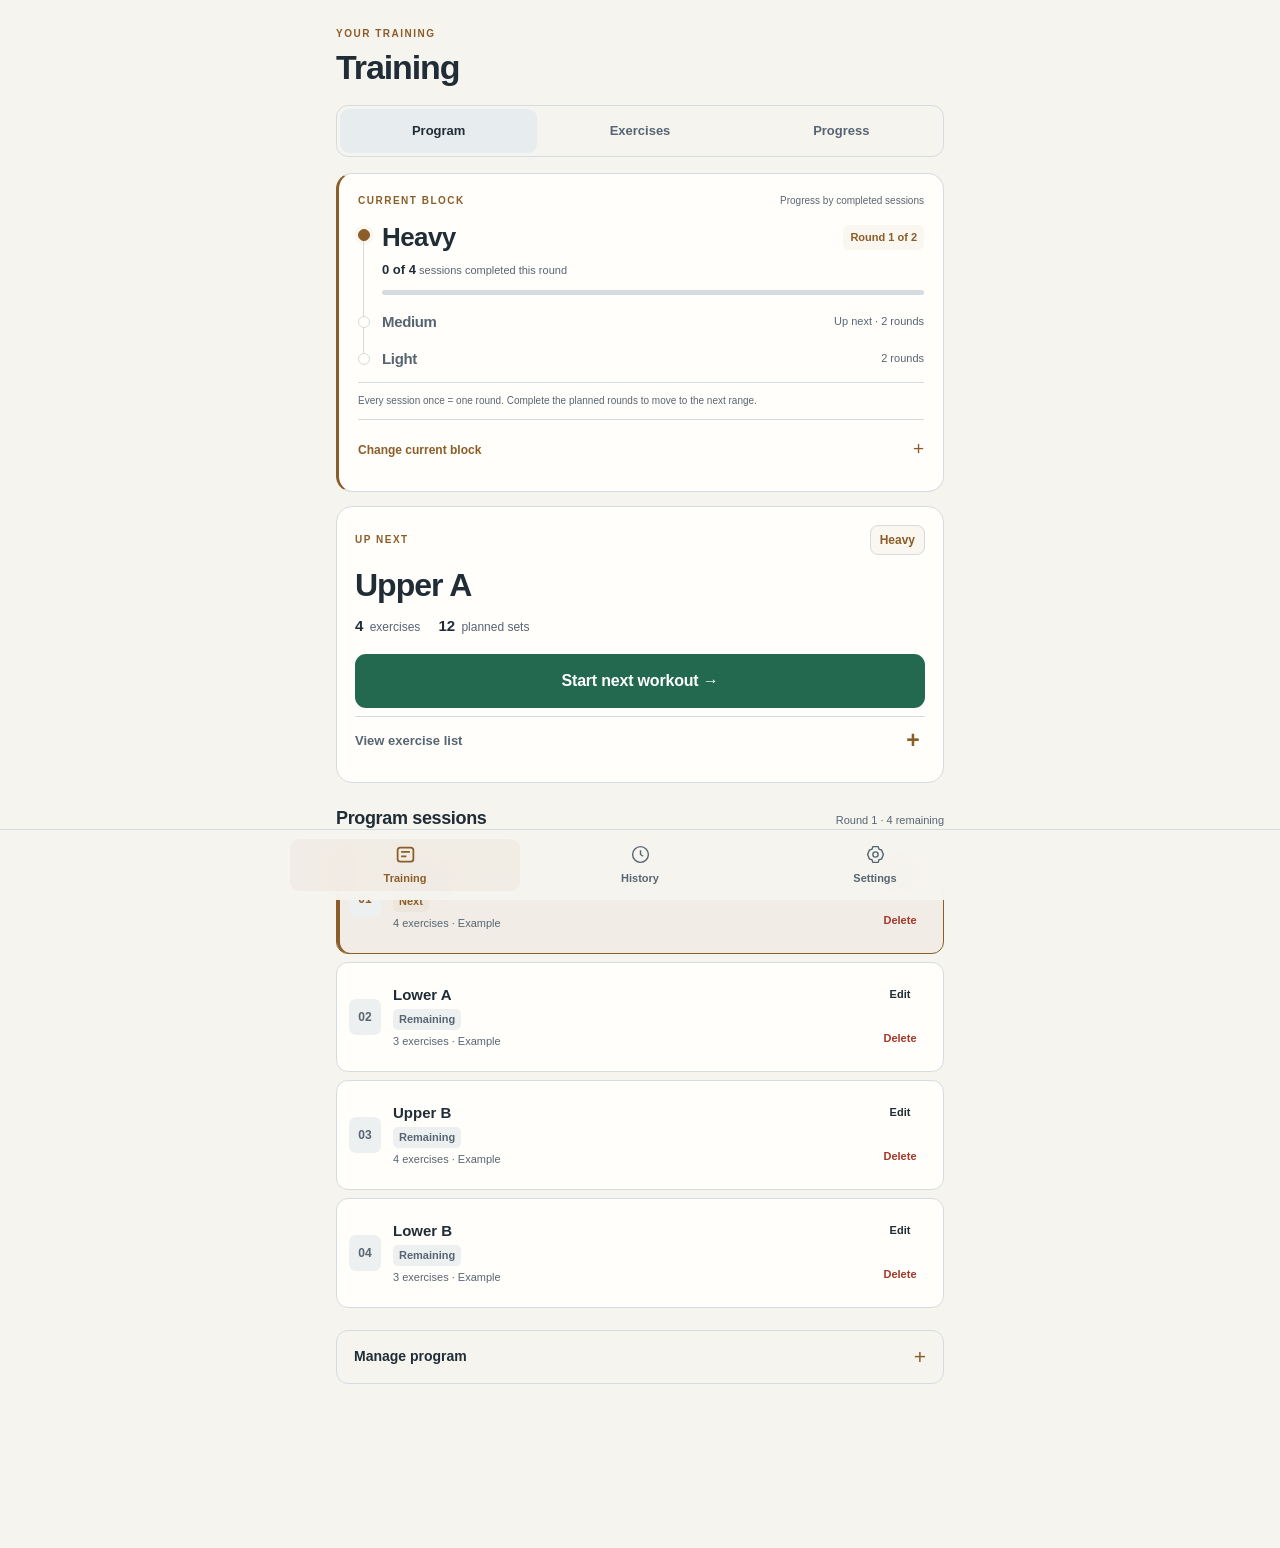
<file: index.html>
<!doctype html>
<html lang="en-AU"><head>
<meta charset="utf-8"><meta name="viewport" content="width=device-width,initial-scale=1,viewport-fit=cover">
<meta name="theme-color" content="#0e151b"><meta name="apple-mobile-web-app-capable" content="yes">
<meta name="apple-mobile-web-app-status-bar-style" content="default">
<link rel="manifest" href="./manifest.webmanifest"><link rel="apple-touch-icon" href="./apple-touch-icon.png">
<link rel="icon" href="./icon.svg"><link rel="stylesheet" href="./styles.css"><link rel="stylesheet" href="./polish.css"><title>Training Log</title>
</head><body><main id="app" class="app"><p>Loading your training log…</p></main><div id="status" role="status" aria-live="polite"></div><nav id="nav" class="nav" aria-label="Main navigation"></nav><script type="module" src="./app.js"></script></body></html>
</file>
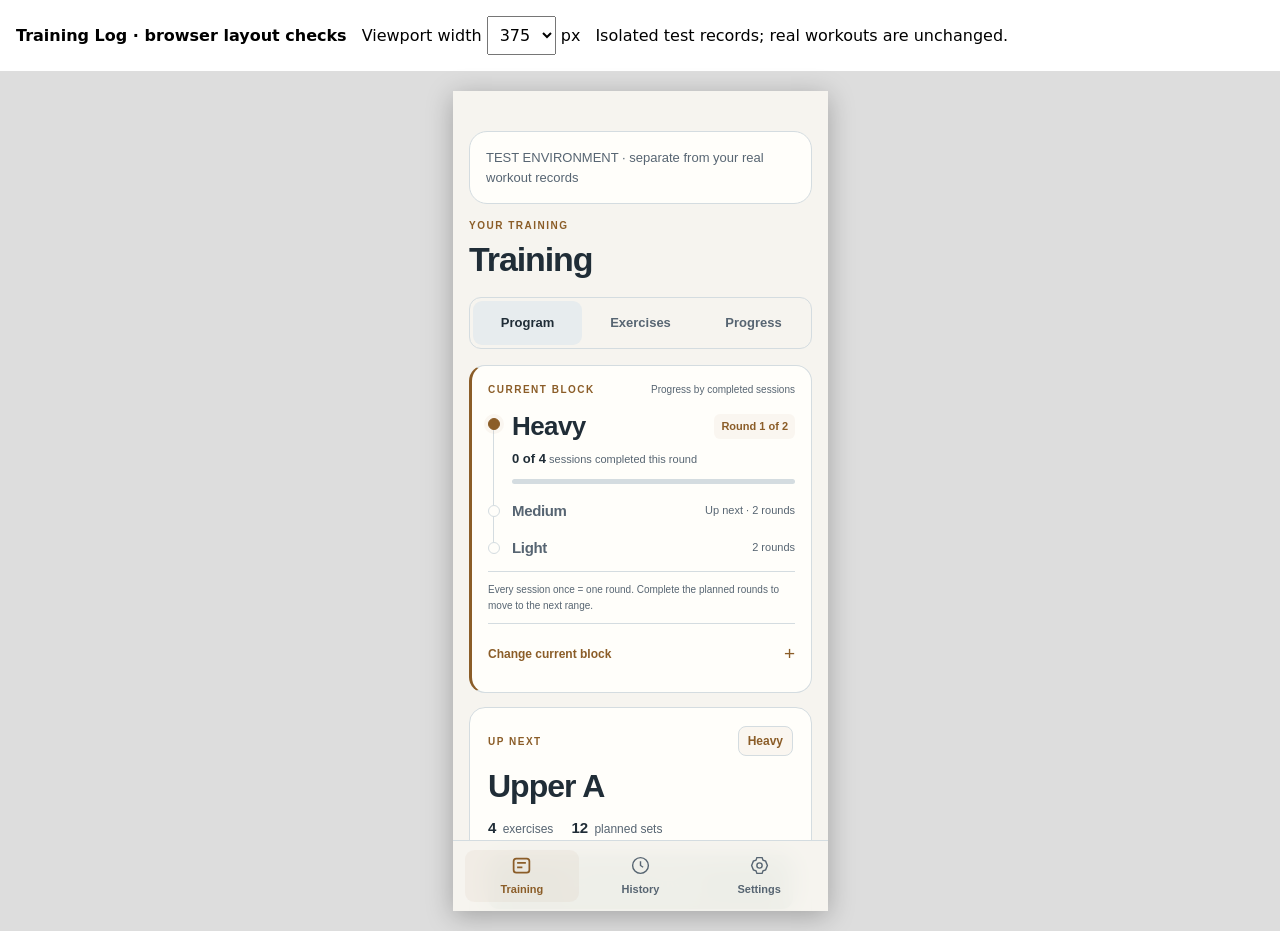
<file: qa/index.html>
<!doctype html><html lang="en-AU"><head><meta charset="utf-8"><meta name="viewport" content="width=device-width,initial-scale=1"><title>Training Log · layout checks</title><style>body{margin:0;background:#ddd;font:16px system-ui}header{padding:16px;background:#fff;display:flex;gap:15px;align-items:center;flex-wrap:wrap}select{font:inherit;padding:8px}iframe{display:block;border:0;margin:20px auto;max-width:100%;height:820px;box-shadow:0 5px 25px #0004}</style></head><body><header><strong>Training Log · browser layout checks</strong><label>Viewport width <select id="width"><option>320</option><option selected>375</option><option>390</option><option>430</option><option>640</option></select> px</label><span>Isolated test records; real workouts are unchanged.</span></header><iframe title="Training Log preview" src="../?sandbox=true" style="width:375px"></iframe><script>document.getElementById('width').addEventListener('change',e=>document.querySelector('iframe').style.width=e.target.value+'px');</script></body></html>
</file>
<file: styles.css>
:root{font-family:Inter,-apple-system,BlinkMacSystemFont,"Segoe UI",sans-serif;color-scheme:dark;--bg:#0d151e;--card:#182533;--card2:#202f40;--border:#314152;--text:#f4f5f4;--muted:#9cacba;--gold:#dcaa5c;--green:#248564;--green2:#1d473e}*{box-sizing:border-box}body{margin:0;background:var(--bg);color:var(--text)}button,input,select{font:inherit}button{cursor:pointer}button:disabled{opacity:.42;cursor:default}.app{max-width:700px;margin:auto;min-height:100dvh;padding:calc(env(safe-area-inset-top) + 20px) 16px calc(env(safe-area-inset-bottom) + 100px)}header{display:flex;justify-content:space-between;align-items:center;margin-bottom:24px}h1{font-size:28px;margin:2px 0 0;letter-spacing:-.8px}h2{font-size:19px;letter-spacing:-.4px;margin:0}h3{font-size:16px;margin:0}.eyebrow{font-size:11px;font-weight:800;letter-spacing:2px;color:var(--gold);text-transform:uppercase}.muted{color:var(--muted)}.small{font-size:12px}.card{border:1px solid var(--border);background:var(--card);border-radius:19px;padding:17px;margin:12px 0}.hero{background:linear-gradient(135deg,#243649,#192836 72%);border-color:#455468}.hero-title{font-size:33px;font-weight:850;letter-spacing:-1.1px;margin:10px 0 5px}.bigbtn{border:0;border-radius:15px;background:var(--green);color:white;font-weight:800;font-size:17px;padding:19px 20px;width:100%;min-height:60px}.goldbtn{background:var(--gold);color:#16202c}.ghost{border:1px solid var(--border);border-radius:12px;background:var(--card2);color:var(--text);padding:11px 13px;font-weight:650}.ghost.active{border-color:var(--gold);color:var(--gold)}.danger{color:#ed9788}.section-title{display:flex;justify-content:space-between;align-items:center;margin:23px 0 10px}.workout-option{display:flex;justify-content:space-between;gap:12px;align-items:center;border:1px solid var(--border);background:var(--card);border-radius:14px;padding:15px;margin:9px 0}.workout-option.selected{border-color:var(--gold)}.option-name{font-size:16px;font-weight:800}.preview{line-height:1.8}.row{display:flex;align-items:center;justify-content:space-between;gap:10px}.stack{display:flex;flex-direction:column;gap:5px}.nav{position:fixed;bottom:0;left:0;right:0;background:#111d29ee;backdrop-filter:blur(12px);border-top:1px solid var(--border);display:flex;justify-content:center;padding:11px 10px calc(env(safe-area-inset-bottom) + 10px);z-index:20}.nav-inner{width:min(700px,100%);display:grid;grid-template-columns:repeat(3,1fr)}.nav button{border:0;background:none;color:var(--muted);display:flex;flex-direction:column;gap:4px;align-items:center;font-size:11px;font-weight:700;padding:5px}.nav button.active{color:var(--gold)}.nav .ico{font-size:22px}.exercise{padding:0;overflow:hidden}.exhead{display:flex;width:100%;border:0;background:transparent;color:var(--text);justify-content:space-between;align-items:center;text-align:left;padding:17px;gap:12px}.exbody{border-top:1px solid var(--border);padding:14px}.setcard{border:1px solid var(--border);border-radius:14px;padding:12px;margin:10px 0;background:var(--card2)}.setcard.done{border-color:#397c65;background:var(--green2)}.controls{display:grid;grid-template-columns:1fr 1fr;gap:11px;margin:12px 0}.qty{display:grid;grid-template-columns:42px 1fr 42px;align-items:center;gap:5px;margin-top:6px}.qty button{border:1px solid #4d5f6e;background:#304357;color:white;border-radius:10px;min-height:47px;font-size:24px}.qty input{width:100%;min-width:0;border:1px solid var(--border);background:#111d29;color:white;text-align:center;border-radius:10px;height:47px;font-size:18px;font-weight:800}.subtle{font-size:11px;color:var(--muted)}.inline-actions{display:flex;gap:8px;flex-wrap:wrap}.inline-actions button{flex:1}.field{display:flex;flex-direction:column;gap:7px;margin:12px 0}.field input,.field select{background:var(--card2);color:var(--text);border:1px solid var(--border);border-radius:12px;padding:14px;width:100%;font-size:16px}.pill{font-size:11px;padding:5px 8px;background:#2a3848;border-radius:30px;color:#c6d5e2}.success{color:#7fd5ab}.divider{height:1px;background:var(--border);margin:15px 0}.toast{position:fixed;z-index:40;left:50%;top:calc(env(safe-area-inset-top) + 14px);transform:translateX(-50%);border:1px solid #527a67;background:#214d40;color:white;padding:12px 22px;border-radius:12px;max-width:94%;font-weight:750;box-shadow:0 10px 35px #0008}.badge{background:#253b38;color:#91ddb2;padding:5px 8px;border-radius:8px;font-size:11px}.stepper{display:grid;grid-template-columns:50px 1fr 50px;gap:8px;align-items:center}.stepper button{height:52px;background:#334756;border:1px solid #516678;border-radius:12px;color:white;font-size:24px}.stepper strong{text-align:center;font-size:29px}.month{font-size:12px;color:var(--muted)}.hidden{display:none!important}body.light{--bg:#f3f5f4;--card:#ffffff;--card2:#ecf0f3;--border:#d5dce2;--text:#182735;--muted:#687989;color-scheme:light}body.light .qty input{background:#fff;color:#182735}body.light .nav{background:#f8fafbef}body.light .hero{background:linear-gradient(135deg,#ecf2f5,#f9f8f2)}body.light .field input,body.light .field select{color:#182735}body.light .qty button,body.light .stepper button{color:#fff}@media(max-width:380px){.controls{gap:6px}.qty{grid-template-columns:36px 1fr 36px}.card{padding:13px}}
:root{--navbg:#111d29f5;--input:#111d29;--inputtext:#f4f5f4;--previous:#21364b;--green2:#193d33}body.light{--navbg:#f8fafbf5;--input:#fff;--inputtext:#182735;--previous:#e6eef7;--green2:#e5f3eb;--green:#177356;--gold:#946014}button,a,input,select{touch-action:manipulation}button:focus-visible,input:focus-visible,select:focus-visible{outline:3px solid var(--gold);outline-offset:3px}button{min-height:44px}body{overflow-wrap:anywhere}.app{max-width:640px;padding-bottom:calc(env(safe-area-inset-bottom) + 150px)}.nav,.light .nav{background:var(--navbg)}.hero{padding:24px}.hero-title{font-size:40px}.preview{margin:16px 0;line-height:1.9}.progressbar{height:5px;background:var(--border);border-radius:9px;margin-top:14px;overflow:hidden}.progressbar span{display:block;height:100%;background:var(--gold)}.workout-option{width:100%;text-align:left;color:var(--text)}.workout-option .stack{flex:1}.control-row{display:grid;grid-template-columns:70px 1fr;align-items:center;gap:12px;margin:12px 0}.control-row label{font-size:12px;font-weight:700;color:var(--muted)}.qty{grid-template-columns:52px minmax(65px,1fr) 52px;gap:8px;margin:0}.qty button{min-height:52px;background:var(--card);color:var(--text);border-color:var(--border);font-weight:700}.qty input,.light .qty input{height:52px;font-size:23px;background:var(--input);color:var(--inputtext)}.setcard{padding:15px}.setcard .bigbtn{min-height:52px;font-size:16px}.previous-sets{display:grid;grid-template-columns:repeat(3,minmax(0,1fr));gap:7px;margin:10px 0 18px}.previous-tile{background:var(--previous);border-radius:10px;padding:11px 8px;display:flex;flex-direction:column;gap:6px;font-size:12px}.previous-tile strong{font-size:14px}.statgrid{display:grid;grid-template-columns:repeat(2,1fr);gap:12px}.statgrid strong{font-size:30px}.statgrid .card{margin:0}.resume{position:absolute;bottom:100%;width:min(608px,calc(100% - 32px));background:var(--card);border:1px solid var(--green);border-radius:12px;margin-bottom:8px;padding:9px 14px;display:flex;justify-content:space-between;align-items:center;color:var(--text);box-shadow:0 4px 18px #0003}.resume strong{color:var(--gold)}.nav .nav-inner button{min-height:48px}.nav svg{width:23px;height:23px;stroke:currentColor;fill:none;stroke-width:1.7}.saved{font-size:12px;color:var(--muted);white-space:nowrap}.error-banner{position:sticky;top:0;background:#7f2e26;color:white;padding:14px;border-radius:12px;z-index:30;margin:10px 0}.error-banner p{margin:0 0 8px}.editor-row{padding:16px;border:1px solid var(--border);border-radius:15px;background:var(--card);margin:12px 0}.editor-fields{display:grid;grid-template-columns:repeat(2,minmax(0,1fr));gap:10px}.editor-fields .field{margin:0}.wide{grid-column:1/-1}.editor-actions{display:flex;align-items:center;gap:8px;margin-top:14px}.editor-actions button{min-width:44px}.remove{margin-left:auto}.field label{font-size:13px;color:var(--muted)}.empty{text-align:center;padding:32px 24px}.empty-mark{font-size:38px;color:var(--gold);margin-bottom:16px}.pill,.light .pill{color:var(--muted);background:var(--card2)}.badge{color:#94e4b5;background:#214e3e}body.light .badge{color:#1b6546;background:#d1eddf}.danger{color:#d14d38}.note{line-height:1.6}.time{font-variant-numeric:tabular-nums;font-size:21px;font-weight:700;white-space:nowrap}.filter{width:100%;padding:13px;background:var(--card);border:1px solid var(--border);border-radius:12px;color:var(--text)}.endcard{margin-top:24px}.group-label{color:var(--gold);font-size:12px;margin-bottom:12px}.hidden{display:none!important}@media(max-width:380px){.control-row{grid-template-columns:60px 1fr;gap:8px}.qty{grid-template-columns:48px minmax(56px,1fr) 48px;gap:5px}.hero{padding:19px}.hero-title{font-size:34px}}@media(prefers-reduced-motion:no-preference){button{transition:background .15s,border-color .15s}}input::-webkit-inner-spin-button{appearance:none}input[type=number]{appearance:textfield}
/* Keep light-mode controls legible; give numeric controls full width on phones. */
body.light .qty button{color:var(--text)}
.goldbtn{background:#dcaa5c;color:#16202c}
.control-row{grid-template-columns:70px minmax(0,1fr)}
.qty{min-width:0}
@media(max-width:430px){.control-row{grid-template-columns:minmax(0,1fr);gap:7px}.control-row label br{display:none}.control-row label{display:flex;gap:4px}.exercise{padding:0}}
.workout-option .ghost{flex-shrink:0;white-space:nowrap}
/* Keep programme controls and custom session names within narrow screens. */
.section-title{flex-wrap:wrap;gap:10px}
.section-title>button{flex-shrink:0;min-height:44px}
.workout-option>.exhead{flex:1;min-width:0}
.workout-option .stack{min-width:0;overflow-wrap:anywhere}
.hero-title{overflow-wrap:anywhere}
/* Clear, stable exercise headers even when a name wraps across lines. */
.exercise>.exhead{min-height:82px;padding:17px 16px;gap:14px}
.exercise>.exhead>.stack{flex:1;min-width:0;gap:7px;overflow-wrap:anywhere}
.exercise>.exhead strong{font-size:17px;line-height:1.4}
.exercise>.exhead>span[aria-hidden="true"]{flex:0 0 36px;width:36px;height:36px;display:grid;place-items:center;border:1px solid var(--border);border-radius:50%;background:var(--card2);line-height:1}
.exercise>.exhead[aria-expanded="true"]>span[aria-hidden="true"]{border-color:var(--gold)}
.exercise>.exhead:focus-visible{outline:2px solid var(--gold);outline-offset:-4px;border-radius:18px}
.exercise-status{display:flex;align-items:center;flex-wrap:wrap;gap:8px}
.exercise-status .badge{white-space:nowrap}
.exercise-log{font-size:12px;line-height:1.6;font-weight:500;color:var(--text);overflow-wrap:anywhere}
.exercise.complete{border-color:var(--green)}
.exercise.complete>.exhead{background:var(--green2)}
/* Make the current set readable at a glance and distinguish Undo from Log. */
.setcard{border-radius:16px;padding:16px;margin:14px 0}
.setcard>.row:first-child{margin-bottom:16px}
.setcard>.row:first-child>strong{font-size:18px;line-height:1.4}
.setcard .control-row{gap:8px;margin:15px 0}
.setcard .control-row label{font-size:13px;letter-spacing:.2px}
.setcard .qty input{height:56px;font-size:28px;font-variant-numeric:tabular-nums}
.setcard .qty button{min-height:56px;font-size:27px}
.setcard>.bigbtn{margin-top:4px;min-height:56px;font-size:17px}
.setcard.done>.bigbtn{background:var(--card);color:var(--text);border:1px solid var(--border);font-size:15px}
.setcard.done>.row:first-child>strong{color:#a7e8c1}
body.light .setcard.done>.row:first-child>strong{color:#176247}
/* Separate dates, names and recorded results in the workout history. */
.history-entry{padding:17px 16px;gap:14px;align-items:center}
.history-main{display:flex;flex:1;min-width:0;flex-direction:column;gap:12px}
.history-top{display:flex;align-items:center;justify-content:space-between;flex-wrap:wrap;gap:8px;font-size:12px;color:var(--muted)}
.history-top .pill{white-space:nowrap}
.history-name{font-size:18px;line-height:1.4;overflow-wrap:anywhere}
.history-metrics{display:flex;flex-wrap:wrap;gap:10px 18px;color:var(--muted);font-size:12px;line-height:1.5}
.history-metrics strong{font-size:15px;font-variant-numeric:tabular-nums;color:var(--text);margin-right:3px}
.history-chevron{flex:0 0 20px;text-align:center;font-size:28px;color:var(--gold)}
.workout-recap{margin-top:16px}
.recap-exercise+.recap-exercise{border-top:1px solid var(--border);margin-top:16px;padding-top:16px}
.recap-exercise h4{font-size:15px;line-height:1.5;margin:0 0 6px;overflow-wrap:anywhere}
.recap-set{display:flex;align-items:baseline;justify-content:space-between;gap:12px;padding:10px 0}
.recap-set>span{flex-shrink:0;font-size:12px}
.recap-set strong{min-width:0;text-align:right;font-size:16px;line-height:1.5;font-variant-numeric:tabular-nums;overflow-wrap:anywhere}
.recap-set strong span{font-size:12px;font-weight:500}
/* A shared set / load / reps layout for reviews, records and comparisons. */
.set-table{width:100%;table-layout:fixed;border-collapse:collapse;margin:12px 0 18px;font-size:14px;font-variant-numeric:tabular-nums}
.set-table .set-column{width:36%}
.set-table .value-column{width:32%}
.set-table th,.set-table td{padding:12px 8px;border-bottom:1px solid var(--border);text-align:right;overflow-wrap:anywhere}
.set-table th:first-child{padding-left:0;text-align:left}
.set-table th:last-child,.set-table td:last-child{padding-right:0}
.set-table thead th{font-size:12px;font-weight:650;color:var(--muted)}
.set-table tbody th{font-size:13px;font-weight:600}
.set-table td{font-size:17px;font-weight:750}
.set-table .unlogged-row{color:var(--muted)}
.set-status{display:block;font-size:11px;font-weight:500;margin-top:4px;color:var(--muted)}
.unlogged-notice{font-size:14px;line-height:1.6;border-left:3px solid var(--gold);padding:10px 12px;background:var(--card2);border-radius:0 8px 8px 0}
.finish-actions{display:grid;gap:12px;margin-top:18px}
.finish-actions>.ghost{min-height:52px;white-space:normal;line-height:1.5}
.review-heading{font-size:17px;margin-top:24px}
.exercise-visibility{margin:16px 0}
/* Keep the workout action close; expand the programme preview on demand. */
.programme-preview{margin:16px 0;border-top:1px solid var(--border)}
.programme-preview summary{display:flex;align-items:center;justify-content:space-between;gap:12px;min-height:48px;padding:12px 0;cursor:pointer;list-style:none;font-size:14px;font-weight:700;color:var(--text)}
.programme-preview summary::-webkit-details-marker{display:none}
.programme-preview summary::after{content:'+';flex:0 0 24px;text-align:center;color:var(--gold);font-size:23px;line-height:1}
.programme-preview[open] summary::after{content:'−'}
.programme-preview summary:focus-visible{outline:2px solid var(--gold);outline-offset:3px;border-radius:6px}
.programme-preview ol{margin:0;padding:0 0 0 22px;font-size:13px;line-height:1.5}
.programme-preview li{padding:10px 0;border-top:1px solid var(--border)}
.programme-preview li::marker{color:var(--muted)}
.preview-exercise{display:flex;justify-content:space-between;align-items:baseline;gap:12px}
.preview-exercise>span:first-child{min-width:0;overflow-wrap:anywhere}
.preview-exercise>span:last-child{flex-shrink:0;white-space:nowrap}
.field input[type="checkbox"]{width:20px;height:20px;padding:0;vertical-align:middle;margin-right:8px;accent-color:var(--green)}
.group-badge{display:block;width:fit-content;max-width:100%;margin:7px 0;color:var(--gold);border:1px solid var(--border);border-radius:8px;padding:5px 8px;font-size:11px;font-weight:700;line-height:1.4;overflow-wrap:anywhere}
.group-editor summary{font-weight:750;cursor:pointer;min-height:44px;display:list-item;padding:10px 0;line-height:1.5}
.group-editor summary:focus-visible{outline:2px solid var(--gold);outline-offset:3px;border-radius:5px}
.group-choice{display:flex;align-items:center;gap:12px;min-height:48px;padding:10px 0;border-top:1px solid var(--border);cursor:pointer;font-size:14px;line-height:1.5}
.group-choice input[type="checkbox"]{width:22px;height:22px;min-height:22px;margin:0;padding:0;flex-shrink:0;accent-color:var(--green)}
.group-choice>span{min-width:0;overflow-wrap:anywhere}.group-summary{display:flex;align-items:center;justify-content:space-between;gap:12px;margin:12px 0;padding:10px 0;border-bottom:1px solid var(--border)}
.group-summary>span{display:flex;flex-direction:column;gap:5px;min-width:0;overflow-wrap:anywhere}.group-summary button{flex-shrink:0}
.order-session-name{min-width:0;overflow-wrap:anywhere}.order-arrows{flex-wrap:nowrap;flex-shrink:0}
.editor-drag-row{display:flex;align-items:center;justify-content:space-between;gap:10px}.editor-drag-row:empty{display:none}.drag-handle{display:flex;align-items:center;justify-content:center;gap:7px;margin-left:auto;min-width:84px;min-height:48px;touch-action:none;cursor:grab;user-select:none;-webkit-user-select:none;-webkit-touch-callout:none}.drag-handle svg{width:13px;height:22px;fill:currentColor;pointer-events:none}.drag-handle span{pointer-events:none}.drag-handle[aria-pressed="true"]{cursor:grabbing;border-color:var(--gold);color:var(--gold)}.editor-row.drag-source{opacity:.65}.editor-row.drop-before{box-shadow:inset 0 4px 0 var(--gold)}.editor-row.drop-after{box-shadow:inset 0 -4px 0 var(--gold)}
.library-search{display:grid;grid-template-columns:minmax(0,1fr) auto;align-items:end;gap:10px;margin:14px 0 18px}.library-search .field{margin:0;min-width:0}.library-search button{min-height:48px}.library-entry{width:100%;text-align:left;color:var(--text);min-height:72px}.library-entry .stack{min-width:0;overflow-wrap:anywhere}.library-entry>span:last-child{flex-shrink:0}.library-entry:focus-visible{outline:2px solid var(--gold);outline-offset:3px}.exercise-history{background:var(--card2)}.exercise-history .row>.stack{min-width:0;overflow-wrap:anywhere}.exercise-history .row>button{flex-shrink:0}
.progress-totals .card{min-width:0}.progress-totals strong{font-size:clamp(23px,6vw,30px);overflow-wrap:anywhere}.load-chart{display:block;width:100%;height:auto;margin:18px 0 8px;overflow:visible}.load-chart text{fill:var(--muted);font-family:inherit;font-size:11px}.chart-grid{stroke:var(--border);stroke-width:1}.chart-line{fill:none;stroke:var(--gold);stroke-width:2;vector-effect:non-scaling-stroke}.chart-point{fill:var(--gold);stroke:var(--card);stroke-width:1.5}.load-history-row{display:flex;justify-content:space-between;align-items:center;gap:12px;padding:13px 0;border-top:1px solid var(--border)}.load-history-row>.stack{min-width:0;overflow-wrap:anywhere}.load-history-row>button{flex-shrink:0}
.phase-label{font-size:12px;color:var(--gold);margin:12px 0;line-height:1.6}.phase-steps{display:grid;grid-template-columns:repeat(6,minmax(0,1fr));gap:5px;margin:12px 0 18px}.phase-steps span{font-size:11px;text-align:center;color:var(--muted);padding-top:9px;border-top:4px solid var(--border)}.phase-steps .current{color:var(--gold);border-color:var(--gold)}.comparison-tabs{display:flex;gap:5px;flex-wrap:wrap;margin-bottom:14px}.comparison-tabs button{flex:1;font-size:12px;padding:8px;min-height:44px}.rest-bar{display:flex;align-items:center;justify-content:space-between;gap:12px;background:var(--card);border:1px solid var(--border);padding:10px 14px;border-radius:12px;margin:12px 0;color:var(--muted)}.rest-bar strong{font-variant-numeric:tabular-nums;color:var(--text);margin-left:9px;font-size:19px}
</file>
<file: polish.css>
/* A restrained visual layer; workout data and controls retain their contracts. */
:root{
  font-family:-apple-system,BlinkMacSystemFont,"Segoe UI",sans-serif;
  --bg:#0e151b;--card:#19232b;--card2:#222f39;--border:#34424f;
  --text:#f3f4f1;--muted:#aeb9c2;--gold:#dfb87c;--green:#29765c;
  --green2:#193b30;--previous:#203447;--input:#13202a;--inputtext:#f1f2ee;
  --navbg:#0e151bf5;--selection:#293744;--amber-tint:#dfb87c12;
  --group:#b8c9ee;--group-tint:#b8c9ee0d;--on-accent:#1b242c;
}
body.light{
  --bg:#f6f4ef;--card:#fffefa;--card2:#edf0f1;--border:#d4dce0;
  --text:#202d37;--muted:#576572;--gold:#8b5d28;--green:#22694f;
  --green2:#e4f0e8;--previous:#e6edf3;--input:#fffefa;--inputtext:#202d37;
  --navbg:#f6f4eff5;--selection:#e7ecee;--amber-tint:#8b5d280c;
  --group:#425b8d;--group-tint:#425b8d08;--on-accent:#fffefa;
}
body{line-height:1.5;-webkit-font-smoothing:antialiased}
.app{max-width:640px;padding-top:calc(env(safe-area-inset-top) + 26px)}
header{gap:16px;align-items:center;margin-bottom:22px}
header>div{min-width:0}h1{font-size:32px;line-height:1.14;font-weight:750;letter-spacing:-1px;margin:7px 0 0}
h2{font-size:18px;font-weight:700;letter-spacing:-.35px}h3{font-weight:650;line-height:1.45}
.eyebrow{font-size:10px;letter-spacing:1.8px;font-weight:750}.small{font-size:13px}.subtle{font-size:11px;line-height:1.55}
.card{border-radius:18px;padding:19px;margin:14px 0;border-color:var(--border);box-shadow:0 3px 14px #00000008}
.ghost{border-radius:11px;padding:10px 13px;font-weight:600;font-size:13px;line-height:1.4;min-height:46px;background:var(--card2)}
.ghost.active{border-color:var(--gold);background:var(--amber-tint);color:var(--gold)}
.bigbtn{border-radius:13px;min-height:58px;font-weight:700;letter-spacing:-.2px;background:var(--green);line-height:1.4}
.pill,.light .pill{font-size:11px;border:1px solid var(--border);background:transparent;white-space:nowrap;padding:6px 9px}
.training-tabs{display:grid;grid-template-columns:repeat(3,minmax(0,1fr));gap:4px;padding:4px;background:var(--card2);border:1px solid var(--border);border-radius:14px;margin-bottom:20px}
.training-tabs .ghost{border:0;background:transparent;border-radius:10px;font-size:13px;font-weight:600;padding:10px 4px;color:var(--muted);min-height:44px}
.training-tabs .ghost.active{background:var(--card);color:var(--text);box-shadow:0 2px 6px #00000018}
.hero,body.light .hero{padding:22px;background:linear-gradient(145deg,var(--card2),var(--card) 75%);border-color:var(--border);box-shadow:0 8px 24px #0000000c}
.hero-heading{display:flex;align-items:center;justify-content:space-between;gap:12px}
.range-pill{flex-shrink:0;border:1px solid var(--border);border-radius:8px;padding:5px 9px;font-size:12px;font-weight:650;color:var(--gold);background:var(--amber-tint)}
.hero-title{font-size:clamp(30px,8.5vw,40px);line-height:1.15;letter-spacing:-1.2px;font-weight:750;margin:14px 0 14px}
.hero-metrics{display:flex;flex-wrap:wrap;gap:10px 20px;font-size:12px;color:var(--muted);margin-bottom:16px}
.hero-metrics strong{font-size:15px;font-weight:650;color:var(--text);font-variant-numeric:tabular-nums;margin-right:3px}
.hero-actions{gap:8px;margin-top:2px}.hero-actions .ghost{font-size:12px;background:transparent;color:var(--muted);border-color:var(--border);padding:10px 6px}
.start-workout{margin-top:2px}.example-note{font-size:11px;margin:14px 0 0}
.phase-label{color:var(--muted);font-size:12px;margin:12px 0 8px}
.phase-steps{gap:5px;margin:8px 0 18px}.phase-steps>span{border-top:3px solid var(--border);padding:7px 0 0;font-size:10px;line-height:1.45;min-width:0}
.phase-steps>span b{font-size:12px;font-weight:650}.phase-steps>span.current{border-color:var(--gold);color:var(--gold)}
.programme-preview{margin:16px 0 12px}.programme-preview summary{font-size:13px;font-weight:600;min-height:48px}.programme-preview li{padding:11px 0}
.programme-settings{padding:0 17px;box-shadow:none;background:transparent}
.programme-settings>summary{display:flex;align-items:center;justify-content:space-between;gap:10px;min-height:60px;cursor:pointer;list-style:none;font-size:14px;font-weight:600}
.programme-settings>summary::-webkit-details-marker{display:none}.programme-settings>summary::after{content:'+';color:var(--gold);font-size:21px;font-weight:400}
.programme-settings[open]>summary::after{content:'−'}.programme-settings>summary>.small{margin-left:auto;font-size:11px;font-weight:500;text-align:right}
.programme-settings>summary:focus-visible{outline:2px solid var(--gold);outline-offset:3px;border-radius:8px}
.programme-settings form{padding:0 0 17px;border-top:1px solid var(--border)}
.section-title{margin:26px 0 12px;gap:12px}.session-tools{display:flex;gap:7px;flex-wrap:wrap}.session-tools .ghost{font-size:12px;background:transparent}
.session-row{padding:12px 13px;border-radius:14px;margin:9px 0;background:var(--card);box-shadow:none;gap:10px}
.session-row.selected{border-color:var(--gold);background:var(--amber-tint)}
.session-row .exhead{padding:0;min-width:0;justify-content:flex-start;gap:12px;min-height:55px}
.session-number{display:grid;place-items:center;width:32px;height:36px;flex:0 0 32px;border-radius:8px;background:var(--card2);color:var(--muted);font-size:12px;font-weight:650;font-variant-numeric:tabular-nums}
.selected .session-number{color:var(--gold)}.session-row .stack{gap:4px}.session-row .stack>strong{font-size:15px;font-weight:650;line-height:1.5}
.session-row .small{font-size:11px;line-height:1.6}.session-row>.ghost{border-color:transparent;background:transparent;color:var(--muted);padding:10px 6px}
.session-row .badge{background:transparent;color:var(--gold);font-size:9px;letter-spacing:.6px;padding:0 0 0 4px;white-space:nowrap}
.exercise{padding:0;box-shadow:none;border-radius:17px;margin:14px 0}
.exercise>.exhead{padding:18px 16px;min-height:86px}.exercise>.exhead strong{font-size:17px;font-weight:650;letter-spacing:-.25px}
.exercise>.exhead>span[aria-hidden="true"]{border-radius:10px;width:32px;height:32px;flex-basis:32px;font-size:20px!important;background:transparent;color:var(--muted)!important}
.exercise>.exhead[aria-expanded="true"]>span[aria-hidden="true"]{color:var(--gold)!important;border-color:var(--border)}
.exercise-status .small{font-size:12px}.exercise-log{font-size:12px;color:var(--muted)}
.badge{font-size:10px;border-radius:6px;padding:4px 7px;font-weight:650}.exercise.complete{border-color:var(--green)}
.success{color:#98d3b2}.danger{color:#f3a396}body.light .success{color:#27654c}body.light .danger{color:#a3382b}
.exbody{padding:15px 14px;background:var(--bg)}
.previous-reference{background:var(--previous);border:1px solid var(--border);border-radius:13px;padding:13px;margin-bottom:19px}
.reference-label{font-size:9px;font-weight:750;letter-spacing:1.3px;color:var(--muted);margin:0 0 11px}
.previous-reference .comparison-tabs{display:grid;grid-template-columns:repeat(4,minmax(0,1fr));gap:4px;margin-bottom:12px}
.previous-reference .comparison-tabs .ghost{font-size:11px;padding:8px 2px;min-width:0;min-height:44px;background:transparent}
.previous-reference .comparison-tabs .ghost.active{background:var(--card);color:var(--text);border-color:var(--border)}
.previous-reference .set-table{margin:8px 0 12px}.previous-reference>.note{margin:9px 0 0;font-size:12px}.previous-reference>.subtle{margin:8px 0 0}
.setcard{padding:16px;border-radius:14px;background:var(--card);margin:14px 0}
.setcard>.row:first-child>strong{font-size:16px;font-weight:700}.setcard .subtle{line-height:1.55}
.setcard .qty input,body.light .setcard .qty input{background:var(--input);color:var(--inputtext);font-size:28px;height:56px;border-radius:11px;font-weight:700}
.setcard .qty button,body.light .setcard .qty button{min-height:56px;border-radius:11px;background:var(--card2);color:var(--text);font-weight:500}
.setcard .control-row label{font-size:12px;color:var(--muted);letter-spacing:0}
.setcard.done{background:var(--green2);border-color:var(--green)}.setcard.done>.bigbtn{background:transparent;font-size:14px}
.set-table thead th{font-size:11px;text-transform:uppercase;letter-spacing:.6px}.set-table tbody th{font-weight:500}.set-table td{font-size:17px;font-weight:650}
.rest-bar{border-radius:12px;padding:11px 14px;background:transparent}.rest-bar strong{font-size:20px;font-weight:650}.rest-bar .ghost{background:transparent;min-height:44px}
.exercise-visibility{gap:6px}.exercise-visibility .ghost{font-size:11px;padding:10px 5px;background:transparent}
.endcard{margin-top:28px;background:transparent;box-shadow:none}.endcard .goldbtn{background:transparent;color:var(--gold);border:1px solid var(--gold)}
.history-entry{padding:18px 16px;border-radius:15px;margin:11px 0}.history-name{font-size:18px;font-weight:650;letter-spacing:-.3px}.history-main{gap:13px}
.history-metrics{display:grid;grid-template-columns:repeat(2,minmax(0,1fr));font-size:11px;gap:12px 16px}.history-metrics>span{display:flex;flex-direction:column;gap:3px;min-width:0}.history-metrics strong{font-size:20px;font-weight:650;line-height:1.25;margin:0}.history-metrics .metric-denominator{font-size:13px;font-weight:500;color:var(--muted)}.history-chevron{font-size:25px;color:var(--muted)}
.history-unlogged{font-size:12px;color:var(--gold);border-top:1px solid var(--border);padding-top:10px}
.record-overview .workout-metrics{margin-top:18px}.record-overview .unlogged-notice{margin:16px 0 0}.record-complete{font-size:12px;color:var(--muted);margin:16px 0 0;padding-top:12px;border-top:1px solid var(--border)}
.saved-next{background:var(--amber-tint);box-shadow:none}.saved-next h2{margin:7px 0 0}.saved-next .success{margin-bottom:0}.record-sets>h2{margin-bottom:4px}.record-sets>.row>h2{margin:0}
.history-top .pill{color:var(--gold);border-color:var(--border)}
.field>span{font-size:12px;font-weight:600;color:var(--muted)}.field input,.field select{border-radius:11px;min-height:50px}
.editor-row{border-radius:16px;margin:15px 0}.editor-fields{gap:12px}.editor-actions .ghost{font-size:12px}
.editor-drag-row{margin-bottom:5px}.drag-handle{font-size:11px;min-height:44px;min-width:75px;background:transparent;color:var(--muted);border-color:transparent}
.group-badge{border-radius:6px;font-size:10px;font-weight:600}.statgrid{gap:10px}.statgrid .card{box-shadow:none}.statgrid strong{letter-spacing:-.7px}
.nav,body.light .nav{background:var(--navbg);padding:9px 12px calc(env(safe-area-inset-bottom) + 9px);border-top:1px solid var(--border)}
.nav-inner{gap:8px}.nav .nav-inner button{min-height:54px;gap:5px;border-radius:12px;font-size:10px;font-weight:600}
.nav .nav-inner button.active{background:var(--selection);color:var(--gold)}.nav svg{width:21px;height:21px;stroke-width:1.6}
.nav .resume{border-color:var(--border);background:var(--card);padding:12px 15px}.toast{font-size:13px;line-height:1.5;font-weight:600;border-radius:12px}
@media(max-width:430px){.section-title{display:block}.section-title h2{margin-bottom:12px}.session-tools{display:grid;grid-template-columns:1fr 1fr}.hero{padding:20px}.card:not(.hero):not(.exercise):not(.programme-settings){padding:16px}}
@media(max-width:350px){.app{padding-left:12px;padding-right:12px}h1{font-size:29px}.hero,body.light .hero{padding:17px}.hero-title{font-size:31px}.session-row{gap:5px}.session-number{width:27px;flex-basis:27px}.session-row .exhead{gap:9px}.hero-actions .ghost{font-size:11px}.reference-label{letter-spacing:1px}.previous-reference{padding:11px}.nav-inner{gap:4px}}

/* Compact logging: one set panel, two numeric columns, optional reference. */
.previous-reference{padding:0;margin-bottom:12px}
.previous-reference>summary{display:flex;align-items:center;gap:10px;min-height:48px;padding:10px 12px;list-style:none;cursor:pointer;font-size:12px;font-weight:600}
.previous-reference>summary::-webkit-details-marker{display:none}.previous-reference>summary::after{content:'+';font-size:18px;font-weight:400;color:var(--gold);flex-shrink:0}
.previous-reference[open]>summary::after{content:'−'}.previous-reference>summary>span:first-child{min-width:0}
.reference-summary{margin-left:auto;max-width:42%;font-size:10px;font-weight:400;color:var(--muted);text-align:right}
.reference-content{padding:0 12px 12px}.reference-content>.note,.reference-content>.subtle{margin:8px 0 0}
.previous-reference>summary:focus-visible{outline:2px solid var(--gold);outline-offset:-3px;border-radius:12px}
.current-sets{border:1px solid var(--border);border-radius:13px;background:var(--card);overflow:hidden;container-name:current-sets;container-type:inline-size}
.current-sets .compact-set{margin:0;padding:12px;border:0;border-radius:0;box-shadow:none;background:transparent}
.current-sets .compact-set+.compact-set{border-top:1px solid var(--border)}.current-sets .compact-set.done{background:var(--green2)}
.set-row-heading{display:flex;align-items:center;justify-content:space-between;gap:10px;margin-bottom:10px}.set-row-heading>strong{font-size:14px;font-weight:700}
.current-sets .compact-set .set-log{width:auto;min-width:104px;min-height:44px;padding:9px 12px;margin:0;font-size:13px;line-height:1.4;border-radius:10px;background:var(--green);color:white}
.current-sets .compact-set.done .set-log{background:var(--card);color:var(--text);border:1px solid var(--border);font-size:12px}
.set-fields{display:grid;grid-template-columns:repeat(2,minmax(0,1fr));gap:10px}
.current-sets .set-fields .control-row{display:block;min-width:0;margin:0}
.current-sets .set-fields label{display:flex;gap:3px;font-size:11px;line-height:1.4;min-height:16px}
.current-sets .set-fields .qty{display:grid;grid-template-columns:repeat(2,minmax(0,1fr));gap:4px;margin-top:4px}
.current-sets .compact-set .qty input,body.light .current-sets .compact-set .qty input{grid-column:1/-1;grid-row:1;min-width:0;width:100%;height:46px;padding:4px 6px;font-size:26px;border-radius:9px;font-variant-numeric:tabular-nums}
.current-sets .compact-set .qty button,body.light .current-sets .compact-set .qty button{min-width:44px;min-height:44px;height:44px;padding:0;font-size:22px;border-radius:8px}
.current-sets .qty button:nth-of-type(1){grid-column:1;grid-row:2}.current-sets .qty button:nth-of-type(2){grid-column:2;grid-row:2}
.exercise-group{margin:18px 0;border:1px solid var(--gold);border-left:4px solid var(--gold);border-radius:17px;background:var(--card);overflow:hidden}
.exercise-group-heading{display:flex;align-items:center;justify-content:space-between;gap:10px;padding:15px 14px 8px;background:var(--amber-tint)}
.exercise-group-heading h2{font-size:16px;color:var(--gold);letter-spacing:-.2px}.group-count{font-size:11px;color:var(--muted);text-align:right}
.group-instruction{font-size:12px;line-height:1.5;color:var(--muted);margin:0;padding:0 14px 14px;background:var(--amber-tint)}
.exercise-group>.exercise{border:0;border-top:1px solid var(--border);border-radius:0;margin:0;box-shadow:none}
.group-member-count{font-size:11px;font-weight:600;color:var(--gold)}.exercise-group>.exercise>.exhead{padding:16px 14px}
.exercise-group .exbody{padding:12px}.record-group{margin:16px 0}.record-group .exercise-group-heading{padding-bottom:14px}.record-group-content{padding:0 12px}.record-group-content>.divider:first-child{display:none}.record-group-content>h3{margin-top:12px;font-size:15px}
@container current-sets (min-width:352px){
 .current-sets .set-fields .qty{grid-template-columns:44px minmax(0,1fr) 44px}
 .current-sets .compact-set .qty input,body.light .current-sets .compact-set .qty input{grid-column:2;grid-row:1;height:48px;font-size:20px;padding:2px}
 .current-sets .compact-set .qty button,body.light .current-sets .compact-set .qty button{height:48px;min-height:48px}
 .current-sets .qty button:nth-of-type(1){grid-column:1;grid-row:1}.current-sets .qty button:nth-of-type(2){grid-column:3;grid-row:1}
}
.workout-status{padding:16px}
.status-topline{display:flex;align-items:center;justify-content:space-between;gap:8px;flex-wrap:wrap}
.workout-status .saved{font-size:11px;white-space:normal}
.workout-metrics{display:grid;grid-template-columns:repeat(2,minmax(0,1fr));gap:16px;margin-top:14px}
.workout-metrics>div{display:flex;flex-direction:column;gap:4px;min-width:0}
.workout-metrics strong{font-size:26px;font-weight:650;line-height:1.2;font-variant-numeric:tabular-nums}
.workout-metrics strong>span{font-size:16px;font-weight:500;color:var(--muted)}
.metric-label{font-size:11px;color:var(--muted)}
.workout-status>.rest-bar{border:0;border-top:1px solid var(--border);border-radius:0;padding:10px 0 0;margin:12px 0 0;background:transparent}
.session-row-actions{display:flex;flex-direction:column;gap:4px;flex-shrink:0}.session-row-actions .ghost{min-width:62px;min-height:44px;padding:8px 10px;font-size:12px}
.training-block{background:var(--card);box-shadow:none}.block-heading{display:flex;align-items:center;justify-content:space-between;gap:10px;flex-wrap:wrap}.block-heading .subtle{color:var(--muted);font-size:10px}
.range-track{list-style:none;padding:0;margin:16px 0 0}.range-stop{display:grid;grid-template-columns:12px minmax(0,1fr);gap:14px;position:relative;padding:0 0 18px;color:var(--muted)}.range-stop:last-child{padding-bottom:0}
.range-stop:not(:last-child)::before{content:'';position:absolute;left:5px;top:10px;bottom:-5px;width:1px;background:var(--border)}.range-marker{position:relative;z-index:1;margin-top:5px;width:12px;height:12px;border-radius:50%;border:1px solid var(--border);background:var(--card)}.current .range-marker{background:var(--gold);border-color:var(--gold);box-shadow:0 0 0 4px var(--amber-tint)}
.range-title{display:flex;align-items:center;justify-content:space-between;gap:12px}.range-title h2{margin:0;font-size:15px;line-height:1.4;color:var(--muted);font-weight:600}.range-title>span{font-size:11px;text-align:right}.range-stop.current .range-title h2{font-size:23px;line-height:1;color:var(--text);letter-spacing:-.6px}.range-stop.current .range-title>span{color:var(--gold)}
.block-progress{font-size:11px;color:var(--muted);margin:10px 0 0;line-height:1.6}.block-progress strong{color:var(--text);font-size:13px;font-weight:600}.range-content .progressbar{margin-top:9px;height:4px}.block-rule{color:var(--muted);margin:15px 0 0;border-top:1px solid var(--border);padding-top:12px;font-size:10px}
.block-setup h2{margin:8px 0}.block-setup>.subtle{color:var(--muted);margin-bottom:0}.next-workout .hero-title{font-size:30px;margin-top:12px}.next-workout .programme-preview{margin-bottom:0}.next-workout .programme-preview summary{min-height:44px}
.checklist-title{display:flex;align-items:baseline;justify-content:space-between;flex-wrap:wrap}.checklist-title h2{margin-bottom:0}.checklist-title>.small{font-size:11px}.session-state{font-size:11px;font-weight:650}.session-state.is-next{color:var(--gold)}.session-state:not(.success):not(.is-next){color:var(--muted)}.session-complete .session-number{color:var(--text);background:var(--green2)}
.manage-programme{margin-top:22px}.manage-programme>.session-tools{padding-bottom:16px}.manage-programme form{padding-top:4px}.manage-programme .session-tools{display:flex;flex-wrap:wrap}.manage-programme .session-tools .ghost{flex:1 1 130px}
.block-controls{margin-top:14px;padding-top:8px;border-top:1px solid var(--border)}.block-controls>.ghost{margin-top:7px;font-size:12px;min-height:44px;background:transparent}
.block-picker>summary{display:flex;align-items:center;justify-content:space-between;gap:12px;min-height:44px;cursor:pointer;list-style:none;color:var(--gold);font-size:12px;font-weight:600}.block-picker>summary::-webkit-details-marker{display:none}.block-picker>summary::after{content:'+';font-size:19px;font-weight:400}.block-picker[open]>summary::after{content:'−'}.block-picker>summary:focus-visible{outline:2px solid var(--gold);outline-offset:3px;border-radius:6px}.block-picker form{padding:2px 0 8px}
.range-config-row{display:grid;grid-template-columns:minmax(0,1.4fr) minmax(0,1fr);gap:10px;margin-bottom:12px}.range-config-row .field{margin:0;min-width:0}.range-config-row select{width:100%;padding-right:4px}.manage-programme form>h2{margin:14px 0}
/* Denser editing and clearer visual hierarchy. */
header{margin-bottom:18px}h1{font-size:34px;letter-spacing:-1.1px}.eyebrow{letter-spacing:1.5px}
.card{box-shadow:none}.ghost{transition:background-color .12s,border-color .12s}.ghost:active{background:var(--selection)}
.field input:focus,.field select:focus{border-color:var(--gold);box-shadow:0 0 0 2px var(--amber-tint)}
.training-tabs{padding:3px;margin-bottom:16px;background:transparent;border-radius:12px}.training-tabs .ghost{border-radius:9px}.training-tabs .ghost.active{background:var(--selection);box-shadow:none;color:var(--text)}
.training-block{border-radius:16px;border-left:3px solid var(--gold)}.range-stop{gap:12px;padding-bottom:16px}.range-stop.current .range-title h2{font-size:26px;font-weight:700}.range-stop.current .range-title>span{padding:4px 7px;border-radius:6px;background:var(--amber-tint);font-weight:650}.range-content .progressbar{height:5px}.block-controls{margin-top:10px}.block-rule{margin-top:13px;padding-top:10px}
.hero,body.light .hero{background:var(--card);border-radius:16px;padding:18px;box-shadow:none}.next-workout .hero-title{font-size:32px;letter-spacing:-1px;margin:12px 0}.hero-metrics{margin-bottom:14px;gap:8px 18px}.start-workout{min-height:54px;border-radius:11px;font-size:16px;padding:15px 16px}.next-workout .programme-preview{margin-top:8px}.programme-preview summary{color:var(--muted)}
.session-row{border-radius:12px;padding:10px 12px;margin:8px 0}.session-row.selected{border-color:var(--gold);box-shadow:inset 3px 0 0 var(--gold)}.session-row .stack{gap:3px}.session-row-actions{gap:0}.session-row-actions .ghost{border-color:transparent;background:transparent;padding:6px 8px;font-size:11px}.session-state{align-self:flex-start;padding:2px 6px;border-radius:5px;background:var(--card2)}.session-state.is-next{background:var(--amber-tint)}.session-state.success{background:var(--green2)}.session-number{border-radius:7px}.section-title{margin-top:22px}
.manage-programme{border-radius:12px}.manage-programme>summary{min-height:52px}.range-config-row{gap:8px}.range-config-row select{min-height:46px;padding:10px 8px}
.session-editor .editor-help{margin:10px 0;color:var(--muted);font-size:12px;line-height:1.5}.session-editor .editor-reorder-hint{font-size:11px;margin:10px 0 8px}
.editor-session-heading{padding:12px;background:var(--card);border:1px solid var(--border);border-radius:13px}.editor-session-heading>.field{margin:0;gap:5px}.editor-session-heading>.field input{min-height:46px;padding:10px 11px;font-size:17px;font-weight:600}.editor-session-tools{display:flex;align-items:flex-start;flex-wrap:wrap;gap:4px 12px;margin-top:6px}.editor-session-tools>.ghost{background:transparent;border-color:transparent;color:var(--muted);font-size:12px;padding:8px 0;min-height:44px}
.session-range-options{flex:1;min-width:150px}.session-range-options>summary{display:flex;align-items:center;justify-content:space-between;gap:8px;min-height:44px;cursor:pointer;list-style:none;font-size:12px;color:var(--muted)}.session-range-options>summary::-webkit-details-marker{display:none}.session-range-options>summary>span:last-child{color:var(--gold);font-size:11px;margin-left:auto}.session-range-options>summary::after{content:'+';font-size:17px;color:var(--muted)}.session-range-options[open]>summary::after{content:'−'}.session-range-options>.field{margin:4px 0}.session-range-options>.note{font-size:11px;margin-bottom:4px}.session-range-options>summary:focus-visible{outline:2px solid var(--gold);outline-offset:2px;border-radius:6px}
.session-editor .group-editor{padding:0 12px;border-radius:12px;background:transparent;box-shadow:none;margin:10px 0}.session-editor .group-editor>summary{min-height:48px;display:flex;align-items:center;font-size:12px;font-weight:600;color:var(--group)}.session-editor .group-editor>.note{font-size:12px}.group-summary{border-radius:9px}.group-badge{color:var(--group);background:var(--group-tint);border-color:var(--group)}
.template-exercise{padding:10px;margin:8px 0;border-radius:12px;background:var(--card);transition:border-color .12s}.template-exercise.grouped-exercise{border-left:3px solid var(--group);padding-left:8px}.template-exercise:focus-within{border-color:var(--gold)}.template-exercise.grouped-exercise:focus-within{border-left-color:var(--group)}
.editor-exercise-fields{display:grid;grid-template-columns:minmax(0,1fr) 62px;gap:8px;align-items:end}.editor-exercise-fields .field{margin:0;gap:4px;min-width:0}.editor-exercise-fields .field>span{display:flex;align-items:center;gap:6px;flex-wrap:wrap;min-height:16px;font-size:10px;font-weight:650;color:var(--muted)}.editor-exercise-fields .group-badge{font-size:9px;padding:1px 4px;margin:0;line-height:1.4}.editor-exercise-fields input{height:44px;min-height:44px;padding:8px 9px;font-size:16px;border-radius:8px;background:var(--input);color:var(--inputtext);line-height:1.25}.editor-exercise-fields .set-count-field input{text-align:center;font-size:20px;font-weight:700;padding:6px 2px;appearance:textfield}.set-count-field input::-webkit-inner-spin-button,.set-count-field input::-webkit-outer-spin-button{appearance:none;margin:0}
.compact-editor-actions{display:flex;align-items:center;gap:2px;margin-top:6px}.compact-editor-actions .ghost{flex:0 0 auto;min-width:44px;min-height:44px;height:44px;padding:7px 8px;border:0;border-radius:7px;background:transparent;font-size:11px;font-weight:600}.compact-editor-actions .ghost:active{background:var(--selection)}.compact-editor-actions>button:nth-of-type(2),.compact-editor-actions>button:nth-of-type(3){font-size:18px;padding:0;width:44px;color:var(--muted)}.compact-editor-actions .drag-handle{width:44px;min-width:44px;padding:0;color:var(--muted);justify-content:center}.compact-editor-actions .drag-handle>span{display:none}.compact-editor-actions .drag-handle svg{width:12px;height:20px}.editor-action-spacer{flex:1;min-width:0}.compact-editor-actions .remove{margin-left:0}.compact-editor-actions .ghost:disabled{opacity:.3}
.editor-savebar{position:sticky;z-index:15;bottom:calc(env(safe-area-inset-bottom) + 86px);display:grid;grid-template-columns:minmax(0,1fr) auto;align-items:center;gap:10px;margin-top:14px;padding:10px 12px;border:1px solid var(--border);border-radius:13px;background:var(--card);box-shadow:0 5px 24px #0003}.editor-savebar.with-resume{bottom:calc(env(safe-area-inset-bottom) + 144px)}.editor-savebar>.stack{gap:2px;font-size:10px;color:var(--muted)}.editor-savebar>.stack>strong{font-size:12px;color:var(--text);font-weight:650}.editor-savebar .bigbtn{min-height:46px;min-width:128px;width:auto;padding:11px 13px;border-radius:9px;font-size:13px;background:var(--gold);color:var(--on-accent)}
.session-editor>.inline-actions{gap:6px;margin-top:12px}.session-editor>.inline-actions>.ghost{font-size:12px;min-height:46px;background:transparent}.history-editor-row{padding:12px;border-radius:12px}.correction-set{margin-top:10px;padding-top:10px;border-top:1px solid var(--border)}
.editor-row:not(.template-exercise){border-radius:13px}.editor-row .editor-drag-row{margin-bottom:0}.editor-row .editor-actions{gap:5px}.editor-row .editor-fields{gap:8px}.editor-row .field{gap:5px}.editor-row .editor-fields input{padding:10px 9px;min-height:46px}.editor-row>p.small{margin:8px 0}.editor-row>.inline-actions{margin:10px 0}.editor-row .editor-actions .ghost{min-height:44px}
.workout-status{border-radius:14px}.workout-metrics strong{font-size:28px;letter-spacing:-.5px}.status-topline .range-pill{border-radius:6px;font-size:11px}.workout-status .saved{font-size:10px}.exercise-visibility{margin:12px 0 8px}.exercise-visibility .ghost{min-height:44px;font-size:12px}.exercise>.exhead{padding:14px;min-height:72px}.exercise>.exhead strong{font-size:16px}.exercise-status{gap:8px}.exercise.complete>.exhead{background:var(--green2)}.exercise.complete>.exhead .badge{color:var(--text)}
.current-sets{border-radius:11px}.current-sets .compact-set{padding:10px}.set-row-heading{margin-bottom:8px}.current-sets .compact-set.done{box-shadow:inset 3px 0 0 var(--green)}.current-sets .compact-set .set-log{border-radius:8px}.current-sets .set-fields .qty input:focus{border-color:var(--gold);box-shadow:0 0 0 2px var(--amber-tint)}
.previous-reference{border-radius:10px}.previous-reference>summary{min-height:44px;padding:8px 10px}.previous-reference .reference-summary{font-size:11px}.exercise-group{border-color:var(--group);border-radius:14px;margin:14px 0}.exercise-group-heading,.group-instruction{background:var(--group-tint)}.exercise-group-heading{padding:12px 12px 7px}.exercise-group-heading h2,.group-member-count{color:var(--group)}.group-instruction{font-size:11px;padding:0 12px 11px}.exercise-group>.exercise>.exhead{padding:13px 12px}.exercise-group .exbody{padding:10px}
.history-entry{padding:15px;border-radius:13px}.history-top{font-size:11px}.history-name{font-size:17px}.history-main{gap:10px}.history-metrics strong{font-size:22px}.record-overview,.record-sets{border-radius:14px}.set-table tbody tr.logged-row td{font-variant-numeric:tabular-nums}.statgrid .card{border-radius:13px}.empty{border-style:dashed}
.nav-inner{gap:5px}.nav .nav-inner button{font-size:11px;border-radius:9px;min-height:52px}.nav .nav-inner button.active{color:var(--gold);background:var(--amber-tint)}.nav .nav-inner button.active svg{stroke-width:2}.nav .resume{border-radius:11px}.toast{border:1px solid var(--green);background:var(--card);color:var(--text);font-weight:600;font-size:13px;box-shadow:0 6px 25px #0003}.error-banner{border-radius:12px}
@media(max-width:350px){.template-exercise{padding:8px}.template-exercise.grouped-exercise{padding-left:6px}.editor-exercise-fields{grid-template-columns:minmax(0,1fr) 56px;gap:6px}.compact-editor-actions{gap:0}.compact-editor-actions .ghost{padding-left:7px;padding-right:7px}.editor-savebar{padding:9px;gap:7px}.editor-savebar .bigbtn{min-width:119px;padding-left:10px;padding-right:10px}.session-row{padding:9px}.range-title{gap:7px}.range-stop.current .range-title h2{font-size:24px}}
@media(prefers-reduced-motion:reduce){.ghost,.template-exercise{transition:none}}
.session-editor .group-editor>summary::after{content:'+';margin-left:auto;font-size:18px;font-weight:400}.session-editor .group-editor[open]>summary::after{content:'−'}.compact-editor-actions .drag-handle{margin-left:0}.template-exercise .editor-actions{gap:2px}
</file>
